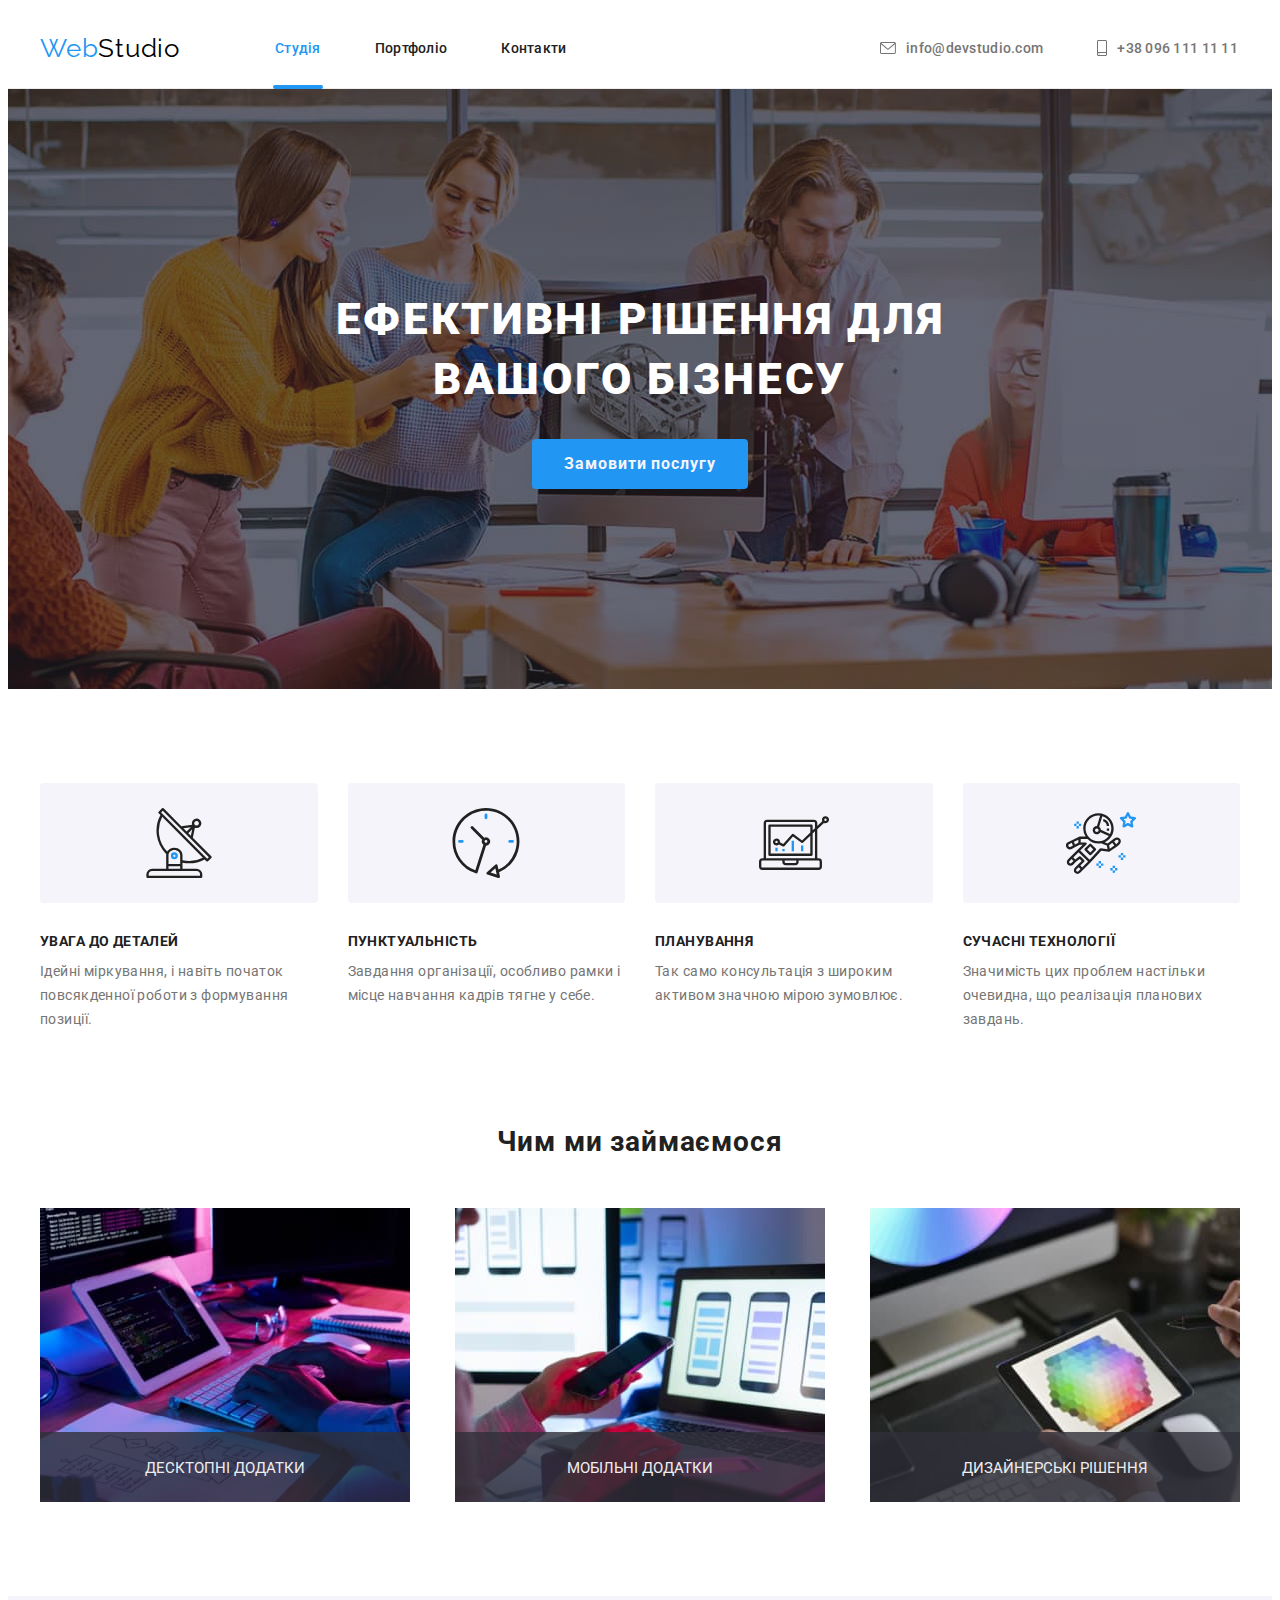
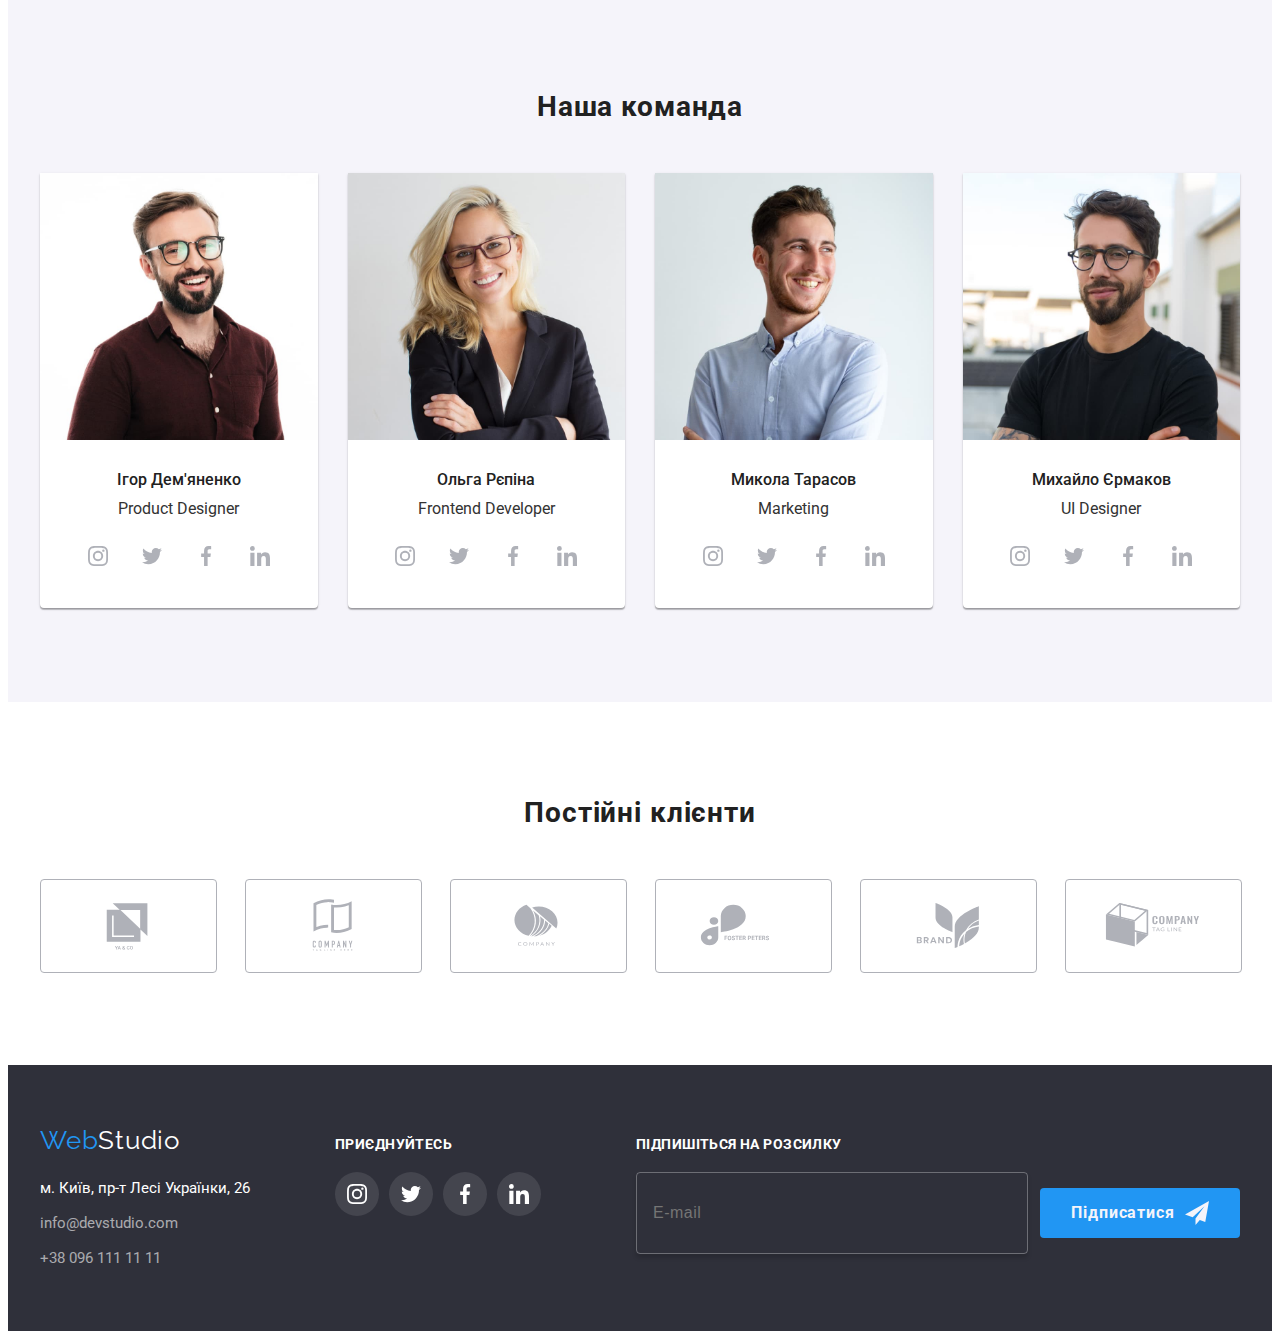
<file: index.html>
<!DOCTYPE html>
<html lang="uk">
  <head>
    <meta charset="UTF-8">
    <meta http-equiv="X-UA-Compatible" content="IE=edge">
    <meta name="viewport" content="width=device-width, initial-scale=1.0">
    <link rel="preconnect" href="https://fonts.googleapis.com">
    <link rel="preconnect" href="https://fonts.gstatic.com" crossorigin>
    <link
      href="https://fonts.googleapis.com/css2?family=Raleway:wght@700&family=Roboto:wght@400;500;700;900&display=swap"
      rel="stylesheet">
    <link 
      rel="stylesheet"
      href="https://cdnjs.cloudflare.com/ajax/libs/modern-normalize/1.1.0/modern-normalize.min.css"
      integrity="sha512-wpPYUAdjBVSE4KJnH1VR1HeZfpl1ub8YT/NKx4PuQ5NmX2tKuGu6U/JRp5y+Y8XG2tV+wKQpNHVUX03MfMFn9Q=="
      crossorigin="anonymous"
      referrerpolicy="no-referrer">
    <link rel="stylesheet" href="./css/main.min.css">
    <title>Web-Studio</title>
  </head>
  <body>
    <header class="header">
      <div class="container header__container">
        <a class="logo header__logo logo--black  link" lang="en" href="./index.html"
          ><span class="logo__text">Web</span>Studio</a
        >
        <nav class="nav">
          <ul class="navigation list">
            <li class="navigation__item">
              <a class="navigation__link current link " href="./index.html">Студія</a>
            </li>
            <li class="navigation__item">
              <a class="navigation__link link" href="./portfolio.html">Портфоліо</a>
            </li>
            <li class="navigation__item"><a class="navigation__link link" href="#">Контакти</a></li>
          </ul>
        </nav>
        <ul class="contacts header__contacts list">
          <li class="contacts__item">
            <a class="contacts__link link" lang="en" href="mailto:info@devstudio.com">
              <svg class="contacts__icon" width="16" height="12">
                <use href="./images/icons.svg#icon-mail"></use>
              </svg>info@devstudio.com</a
            >
          </li>
          <li class="contacts__item">
            <a class="contacts__link link" href="tel:+380961111111">
              <svg class="contacts__icon" width="10" height="16">
                <use href="./images/icons.svg#icon-smartphone"></use>
              </svg>
              +38 096 111 11 11</a>
            </li>
        </ul>
        <button type="button" class="mob-menu__open-btn" data-menu-open>
          <svg class="mob-menu__icon" width="40" height="40">
            <use href="./images/icons.svg#icon-menu_open"></use>
          </svg>
        </button>
        <!-- is-hidden -->
        <div class="mob-menu is-hidden" data-menu>
          
          <div class="container">
            <div class="mob-menu__content">
              <button type="button" class="mob-menu__close-btn" data-menu-close>
                <svg class="mob-menu__icon" width="40" height="40">
                  <use href="./images/icons.svg#icon-menu_close"></use>
                </svg>
              </button>
              <nav class="mob-menu__nav">
                <ul class="mob-menu__navigation list">
                  <li class="mob-menu__item">
                    <a class="mob-menu__link link " href="./index.html">Студія</a>
                  </li>
                  <li class="mob-menu__item">
                    <a class="mob-menu__link link" href="./portfolio.html">Портфоліо</a>
                  </li>
                  <li class="mob-menu__item"><a class="mob-menu__link link" href="#">Контакти</a></li>
                </ul>
              </nav>
            </div>

            <div class="mob-connect">
              <a href="tel:+380441111111" class="mob-connect__tel link"
                >+38 044 111 11 11</a>
              <a class="mob-connect__mail link" lang="en" href="mailto:info@devstudio.com">info@devstudio.com
                </a>
              <ul class="mob-connect__list list">
                  <li class="mob-connect__item">
                    <a
                      href=""
                      class="mob-connect__link link"
                      target="_blank"
                      rel="noopener noreferrer nofollow"
                      >Instagram</a
                    >
                  </li>
                  <li class="mob-connect__item">
                    <a
                      href=""
                      class="mob-connect__link link"
                      target="_blank"
                      rel="noopener noreferrer nofollow"
                      >Twitter</a
                    >
                  </li>
                  <li class="mob-connect__item">
                    <a
                      href=""
                      class="mob-connect__link link"
                      target="_blank"
                      rel="noopener noreferrer nofollow"
                      >Facebook</a
                    >
                  </li>
                  <li class="mob-connect__item">
                    <a
                      href=""
                      class="mob-connect__link link"
                      target="_blank"
                      rel="noopener noreferrer nofollow"
                      >LinkedIn</a
                    >
                  </li>
              </ul>
            </div>

          </div>
        </div>
      </div>
    </header>

    <main>
      <section class="hero">
          <h1 class="hero__title">Ефективні рішення для вашого бізнесу</h1>

          <button type="button" class="button hero__btn" data-modal-open>Замовити послугу</button>
      </section>

      <section class="benefits section">
        <div class="container">
          <h2 class="benefits__title visually-hidden">Переваги</h2>
          <ul class="cards-list list">
            <li class="cards-list__items">
              <div class="cards-list__item">
                <svg class="cards-list__icon" width="70" height="70">
                  <use href="./images/icons.svg#icon-benefits-antenna"></use>
                </svg>
              </div>
              <h3 class="cards-list__subtitle">Увага до деталей</h3>
              <p class="cards-list__text">
                Ідейні міркування, і навіть початок повсякденної роботи з формування позиції.
              </p>
            </li>
            <li class="cards-list__items">
              <div class="cards-list__item">
                <svg class="cards-list__icon" width="70" height="70">
                  <use href="./images/icons.svg#icon-benefits-clock"></use>
                </svg>
              </div>
              <h3 class="cards-list__subtitle">Пунктуальність</h3>
              <p class="cards-list__text">
                Завдання організації, особливо рамки і місце навчання кадрів тягне у себе.
              </p>
            </li>
            <li class="cards-list__items">
              <div class="cards-list__item">
                <svg class="cards-list__icon" width="70" height="70">
                  <use href="./images/icons.svg#icon-benefits-diagram"></use>
                </svg>
              </div>
              <h3 class="cards-list__subtitle">Планування</h3>
              <p class="cards-list__text">
                Так само консультація з широким активом значною мірою зумовлює.
              </p>
            </li>
            <li class="cards-list__items">
              <div class="cards-list__item">
                <svg class="cards-list__icon" width="70" height="70">
                  <use href="./images/icons.svg#icon-benefits-astronaut"></use>
                </svg>
              </div>
              <h3 class="cards-list__subtitle">Сучасні технології</h3>
              <p class="cards-list__text">
                Значимість цих проблем настільки очевидна, що реалізація планових завдань.
              </p>
            </li>
          </ul>
        </div>
      </section>

      <section class="about section">
        <div class="container">
          <h2 class="title">Чим ми займаємося</h2>
          <ul class="image-list list">
            <li class="image-list__item">
              <div class="image-list__content">
                <img
                src="./images/what-we-do1.jpg"
                alt="програмування на комп'ютері"
                width="370"
                height="294">
              <div class="image-list__description">
                <p class="image-list__text">Десктопні додатки</p>
              </div>
              </div>
              
            </li>
            <li class="image-list__item">
              <div class="image-list__content">
                  <img
                  src="./images/what-we-do2.jpg"
                  alt="дизайн інтерфейсу"
                  width="370"
                  height="294">
                <div class="image-list__description">
                  <p class="image-list__text">Мобільні додатки</p>
                </div>
              </div>
            </li>
            <li class="image-list__item">
            <div class="image-list__content">
                <img
                src="./images/what-we-do3.jpg"
                alt="палітра дизайнера"
                width="370"
                height="294">
              <div class="image-list__description">
                <p class="image-list__text">Дизайнерські рішення</p>
              </div>
            </div>
            </li>
          </ul>
        </div>
      </section>

      <section class="team section">
        <div class="container">
          <h2 class="title">Наша команда</h2>
          <ul class="team-list list">
            <li class="team-list__item">
              <picture>
                <source
                  srcset="
                    ./images/our-team-1.jpg    1x,
                    ./images/our-team-1-2x.jpg 2x
                  "
                  media="(min-width:1200px)">
                <source
                  srcset="
                    ./images/our-team-1-tab.jpg    1x,
                    ./images/our-team-1-tab-2x.jpg 2x
                  "
                  media="(min-width:768px)">
                <source
                  srcset="
                    ./images/our-team-1-mob.jpg    1x,
                    ./images/our-team-1-mob-2x.jpg 2x
                  "
                  media="(max-width:767px)">
                <img
                  src="./images/our-team-1-mob.jpg"
                  alt="фото Ігор Дем'яненко"
                  width="270"
                  height="260">
              </picture>
              <div class="team-list__description">
                <h3 class="team-list__subtitle">Ігор Дем'яненко</h3>
                <p class="team-list__text" lang="en">Product Designer</p>
                <ul class="media-list list">
                  <li class="media-list__item">
                    <a href="" class="media-list__link link">
                    <svg class="media-list__icon" width="20" height="20">
                      <use href="./images/icons.svg#icon-instagram"></use>
                    </svg>
                  </a></li>
                  <li class="media-list__item">
                    <a href="" class="media-list__link link">
                    <svg class="media-list__icon" width="20" height="20">
                      <use href="./images/icons.svg#icon-twitter"></use>
                    </svg>
                  </a></li>
                  <li class="media-list__item">
                    <a href="" class="media-list__link link">
                    <svg class="media-list__icon" width="20" height="20">
                      <use href="./images/icons.svg#icon-facebook"></use></svg>
                  </a></li>
                  <li class="media-list__item">
                    <a href="" class="media-list__link link">
                    <svg class="media-list__icon" width="20" height="20">
                      <use href="./images/icons.svg#icon-linkedin"></use></svg>
                  </a></li>
                </ul>
              </div>
            </li>
            <li class="team-list__item">
              <picture>
                <source
                  srcset="
                    ./images/our-team-2.jpg    1x,
                    ./images/our-team-2-2x.jpg 2x
                  "
                  media="(min-width:1200px)">
                <source
                  srcset="
                    ./images/our-team-2-tab.jpg    1x,
                    ./images/our-team-2-tab-2x.jpg 2x
                  "
                  media="(min-width:768px)">
                <source
                  srcset="
                    ./images/our-team-2-mob.jpg    1x,
                    ./images/our-team-2-mob-2x.jpg 2x
                  "
                  media="(max-width:767px)">
                <img
                  src="./images/our-team-1-mob.jpg"
                  alt="фото Ольга Рєпіна"
                  width="270"
                  height="260">
              </picture>
              <div class="team-list__description">
                <h3 class="team-list__subtitle">Ольга Рєпіна</h3>
                <p class="team-list__text" lang="en">Frontend Developer</p>
                <ul class="media-list list">
                  <li class="media-list__item"><a href="" class="media-list__link link">
                    <svg class="media-list__icon" width="20" height="20">
                      <use href="./images/icons.svg#icon-instagram"></use>
                    </svg>
                  </a></li>
                  <li class="media-list__item"><a href="" class="media-list__link link">
                    <svg class="media-list__icon" width="20" height="20">
                      <use href="./images/icons.svg#icon-twitter"></use>
                    </svg>
                  </a></li>
                  <li class="media-list__item"><a href="" class="media-list__link link">
                    <svg class="team-sm-icon" width="20" height="20">
                      <use href="./images/icons.svg#icon-facebook"></use>
                    </svg>
                  </a></li>
                  <li class="media-list__item"><a href="" class="media-list__link link">
                    <svg class="media-list__icon" width="20" height="20">
                      <use href="./images/icons.svg#icon-linkedin"></use>
                    </svg>
                  </a></li>
                </ul>
              </div>
            </li>
            <li class="team-list__item">
              <picture>
                <source
                  srcset="
                    ./images/our-team-3.jpg    1x,
                    ./images/our-team-3-2x.jpg 2x
                  "
                  media="(min-width:1200px)">
                <source
                  srcset="
                    ./images/our-team-3-tab.jpg    1x,
                    ./images/our-team-3-tab-2x.jpg 2x
                  "
                  media="(min-width:768px)">
                <source
                  srcset="
                    ./images/our-team-3-mob.jpg    1x,
                    ./images/our-team-3-mob-2x.jpg 2x
                  "
                  media="(max-width:767px)">
                <img
                  src="./images/our-team-3-mob.jpg"
                  alt="фото Микола Тарасов"
                  width="270"
                  height="260">
              </picture>
              <div class="team-list__description">
                <h3 class="team-list__subtitle">Микола Тарасов</h3>
                <p class="team-list__text" lang="en">Marketing</p>
                <ul class="media-list list">
                  <li class="media-list__item"><a href="" class="media-list__link link">
                    <svg class="media-list__icon" width="20" height="20">
                      <use href="./images/icons.svg#icon-instagram"></use>
                    </svg>
                  </a></li>
                  <li class="media-list__item"><a href="" class="media-list__link link">
                    <svg class="media-list__icon" width="20" height="20">
                      <use href="./images/icons.svg#icon-twitter"></use>
                    </svg>
                  </a></li>
                  <li class="media-list__item"><a href="" class="media-list__link link">
                    <svg class="team-sm-icon" width="20" height="20">
                      <use href="./images/icons.svg#icon-facebook"></use>
                    </svg>
                  </a></li>
                  <li class="media-list__item"><a href="" class="media-list__link link">
                    <svg class="media-list__icon" width="20" height="20">
                      <use href="./images/icons.svg#icon-linkedin"></use>
                    </svg>
                  </a></li>
                </ul>
              </div>
            </li>
            <li class="team-list__item">
              <picture>
                <source
                  srcset="
                    ./images/our-team-4.jpg    1x,
                    ./images/our-team-4-2x.jpg 2x
                  "
                  media="(min-width:1200px)">
                <source
                  srcset="
                    ./images/our-team-4-tab.jpg    1x,
                    ./images/our-team-4-tab-2x.jpg 2x
                  "
                  media="(min-width:768px)">
                <source
                  srcset="
                    ./images/our-team-4-mob.jpg    1x,
                    ./images/our-team-4-mob-2x.jpg 2x
                  "
                  media="(max-width:767px)">
                <img
                  src="./images/our-team-4-mob.jpg"
                  alt="фото Михайло Єрмаков"
                  width="270"
                  height="260">
              </picture>
              <div class="team-list__description">
                <h3 class="team-list__subtitle">Михайло Єрмаков</h3>
                <p class="team-list__text" lang="en">UI Designer</p>
                <ul class="media-list list">
                  <li class="media-list__item"><a href="" class="media-list__link link">
                    <svg class="media-list__icon" width="20" height="20">
                      <use href="./images/icons.svg#icon-instagram"></use>
                    </svg>
                  </a></li>
                  <li class="media-list__item"><a href="" class="media-list__link link">
                    <svg class="media-list__icon" width="20" height="20">
                      <use href="./images/icons.svg#icon-twitter"></use>
                    </svg>
                  </a></li>
                  <li class="media-list__item"><a href="" class="media-list__link link">
                    <svg class="team-sm-icon" width="20" height="20">
                      <use href="./images/icons.svg#icon-facebook"></use>
                    </svg>
                  </a></li>
                  <li class="media-list__item"><a href="" class="media-list__link link">
                    <svg class="media-list__icon" width="20" height="20">
                      <use href="./images/icons.svg#icon-linkedin"></use>
                    </svg>
                  </a></li>
                </ul>
              </div>
            </li>
          </ul>
        </div>
      </section>

      <section class="clients section">
        <div class="container">
          <h2 class="title">Постійні клієнти</h2>
          <ul class="logo-list list">
            <li class="logo-list__items"><a class="logo-list__link link" href="">
              <svg class="logo-list__icon" width="106" height="60">
                <use href="./images/icons.svg#icon-partners-logo-1"></use>
              </svg></a></li>
            <li class="logo-list__items"><a class="logo-list__link link" href="">
              <svg class="logo-list__icon" width="106" height="60">
                <use href="./images/icons.svg#icon-partners-logo-2"></use>
              </svg></a></li>
            <li class="logo-list__items"><a class="logo-list__link link" href="">
              <svg class="logo-list__icon" width="106" height="60">
                <use href="./images/icons.svg#icon-partners-logo-3"></use>
              </svg></a></li>
            <li class="logo-list__items"><a class="logo-list__link link" href="">
              <svg class="logo-list__icon" width="106" height="60">
                <use href="./images/icons.svg#icon-partners-logo-4"></use>
              </svg></a></li>
            <li class="logo-list__items"><a class="logo-list__link link" href="">
              <svg class="logo-list__icon" width="106" height="60">
                <use href="./images/icons.svg#icon-partners-logo-5"></use>
              </svg></a></li>
            <li class="logo-list__items"><a class="logo-list__link link" href="">
              <svg class="logo-list__icon" width="106" height="60">
                <use href="./images/icons.svg#icon-partners-logo-6"></use>
              </svg></a></li>
          </ul>
        </div>

      </section>
    </main>

    <footer class="footer">
      <div class="container footer__container">
        <div class="footer__wrapper-address">
          <a class="logo footer__logo logo--white link" href="./index.html"><span class="logo__text">Web</span>Studio</a>
          <address class="address footer__address">
            <ul class="address__list list">
              <li class="address__item">
                <a
                  class="address__link link"
                  href="https://goo.gl/maps/CPtrU1FHBa2aNyZL9"
                  target="_blank"
                  rel="noopener noreferrer nofollow"
                  >м. Київ, пр-т Лесі Українки, 26</a
                >
              </li>
              <li class="address__item">
                <a class="address__link address__link--gray link" lang="en" href="mailto:info@devstudio.com"
                  >info@devstudio.com</a
                >
              </li>
              <li class="address__item">
                <a class="address__link address__link--gray link" href="tel:+380961111111">+38 096 111 11 11</a>
              </li>
            </ul>
          </address>
        </div>
        <div class="footer__wrapper-social">
          <p class="footer__subtitle">Приєднуйтесь</p>
          <ul class="media-list footer-sm list">
            <li class="media-list__item"><a href="" class="media-list__link footer__media-link link">
              <svg class="media-list__icon" width="20" height="20">
                <use href="./images/icons.svg#icon-instagram"></use>
              </svg>
            </a></li>
            <li class="media-list__item"><a href="" class="media-list__link footer__media-link link">
              <svg class="media-list__icon" width="20" height="20">
                <use href="./images/icons.svg#icon-twitter"></use>
              </svg>
            </a></li>
            <li class="media-list__item"><a href="" class="media-list__link footer__media-link link">
              <svg class="media-list__icon" width="20" height="20">
                <use href="./images/icons.svg#icon-facebook"></use>
              </svg>
            </a></li>
            <li class="media-list__item"><a href="" class="media-list__link footer__media-link link">
              <svg class="media-list__icon" width="20" height="20">
                <use href="./images/icons.svg#icon-linkedin"></use>
              </svg>
            </a></li>
          </ul>
        </div>
        <div class="footer__wrapper-form">
          <p class="footer__subtitle">Підпишіться на розсилку</p>
          <form class="form">
              <input type="text" name="e-mail" placeholder="E-mail" class="form__input">
              <button type="submit" class="form__button button">Підписатися
                <svg class="form__icon" width="24" height="24">
                  <use href="./images/icons.svg#icon-send"></use>
                </svg>
              </button>
          </form>
        </div>
      </div>
    </footer>
    
    <div class="backdrop is-hidden " data-modal>
      <div class="modal backdrop__modal">
        <button type="button" class="button-close modal__button-close" data-modal-close>
          <svg class="button-close__icon" width="18" height="18">
            <use href="./images/icons.svg#icon-close-black"></use>
          </svg>
        </button>
        <p class="modal__title">Залиште свої дані, ми вам передзвонимо</p>
        <form class="forms">
          <div class="forms__field">
            <label for="form-name" class="forms__label">Ім'я</label>
            <div class="forms__input-wrap">
              <input type="text" name="name" id="form-name" class="forms__input" required>
              <svg class="forms__icon" width="18" height="18">
                <use href="./images/icons.svg#icon-person-black"></use>
              </svg>
            </div>
          </div>
          <div class="forms__field">
            <label for="form-phone"  class="forms__label">Телефон</label>
            <div class="forms__input-wrap">
              <input type="tel" name="phone" id="form-phone" class="forms__input" required>
              <svg class="forms__icon" width="18" height="18">
                <use href="./images/icons.svg#icon-phone-black"></use>
              </svg>
            </div>
          </div>
          <div class="forms__field">
            <label for="form-mail" class="forms__label">Пошта</label>
            <div class="forms__input-wrap">
              <input type="email" name="e-mail" id="form-mail" class="forms__input" required>
              <svg class="forms__icon" width="18" height="18">
                <use href="./images/icons.svg#icon-email-black"></use>
              </svg>
            </div>
          </div>
          <div class="forms__comment">
            <label for="form-comment" class="forms__label">Коментар</label>
            <textarea name="modal-comment" placeholder="Введіть текст" id="form-comment" class="forms__comment-area"></textarea>
          </div>
          
          <div class="forms__checkbox">
            <input type="checkbox" id="checkbox-input" class="forms__checkbox-input visually-hidden" required>
              <label for="checkbox-input" class="forms__checkbox-label">
                <span class="checkbox-span">
                  <svg class="forms__check-icon" width="16" height="15">
                    <use href="./images/icons.svg#icon-check-box-hover"></use>
                  </svg>
                </span>Погоджуюся з розсилкою та приймаю&nbsp;<a href="#" target="_blank" rel="noopener noreferrer nofollow" class="forms__check-link link">&nbsp;Умови договору&nbsp;</a>
            </label>
          </div>
          <button type="submit" class="form__button button">Відправити</button>
        </form>
        

      </div>
    </div>
    <script src="./js/modal.js"></script>
    <script src="./js/menu.js"></script>
  </body>
</html>
</file>
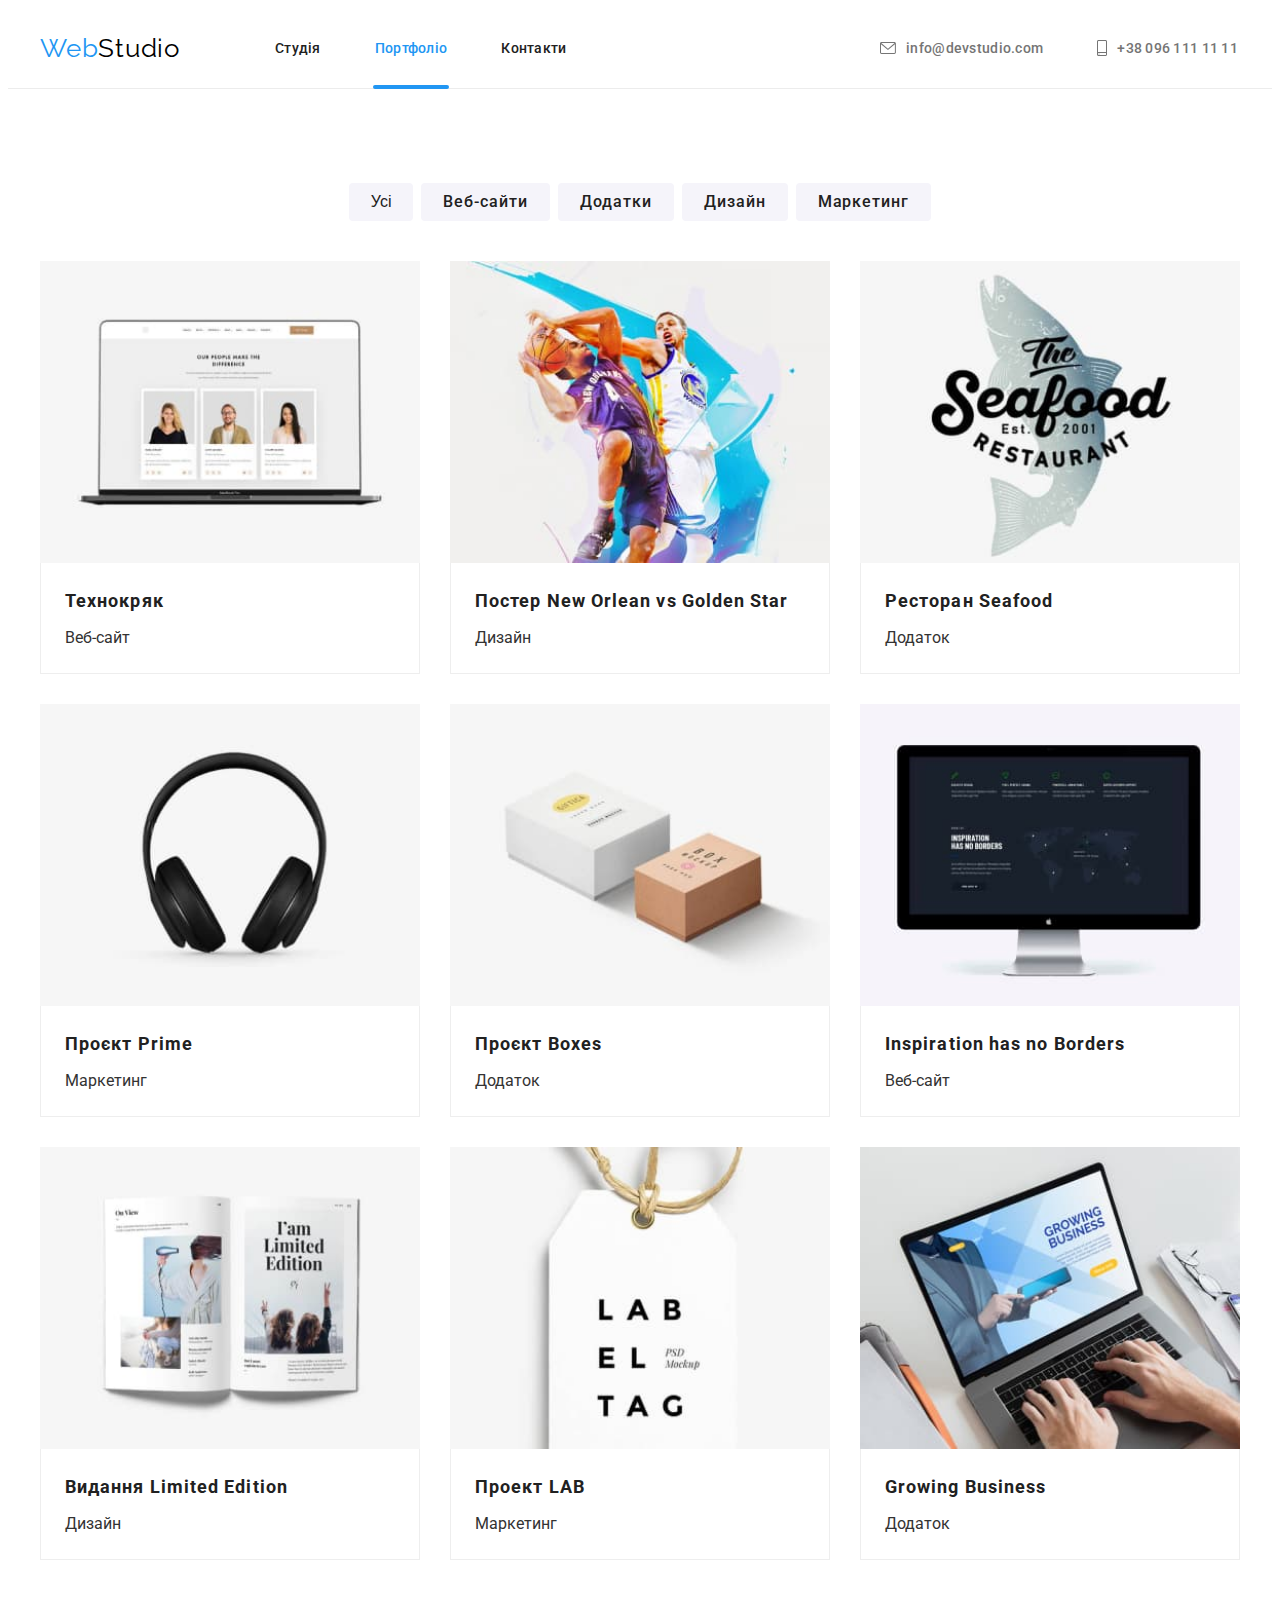
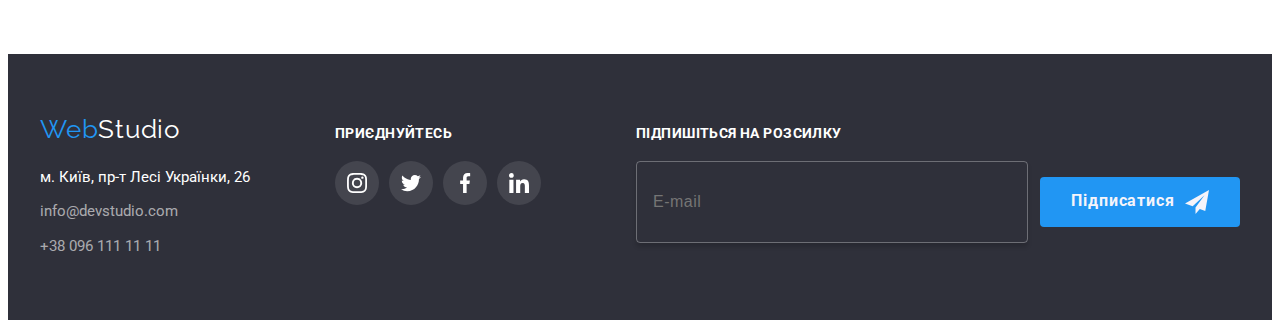
<file: portfolio.html>
<!DOCTYPE html>
<html lang="uk">
  <head>
    <meta charset="UTF-8">
    <meta http-equiv="X-UA-Compatible" content="IE=edge">
    <meta name="viewport" content="width=device-width, initial-scale=1.0">
    <link rel="preconnect" href="https://fonts.googleapis.com">
    <link rel="preconnect" href="https://fonts.gstatic.com" crossorigin>
    <link
      href="https://fonts.googleapis.com/css2?family=Raleway:wght@700&family=Roboto:wght@400;500;700;900&display=swap"
      rel="stylesheet">
    <link
      rel="stylesheet"
      href="https://cdnjs.cloudflare.com/ajax/libs/modern-normalize/1.1.0/modern-normalize.min.css"
      integrity="sha512-wpPYUAdjBVSE4KJnH1VR1HeZfpl1ub8YT/NKx4PuQ5NmX2tKuGu6U/JRp5y+Y8XG2tV+wKQpNHVUX03MfMFn9Q=="
      crossorigin="anonymous"
      referrerpolicy="no-referrer">
    <link rel="stylesheet" href="./css/main.min.css">
    <title>Portfolio</title>
  </head>
  <body>
    <header class="header">
      <div class="container header__container">
        <a class="logo header__logo logo--black  link" lang="en" href="./index.html"
          ><span class="logo__text">Web</span>Studio</a
        >
        <nav class="nav">
          <ul class="navigation list">
            <li class="navigation__item">
              <a class="navigation__link  link " href="./index.html">Студія</a>
            </li>
            <li class="navigation__item">
              <a class="navigation__link current link" href="./portfolio.html">Портфоліо</a>
            </li>
            <li class="navigation__item"><a class="navigation__link link" href="./index.html">Контакти</a></li>
          </ul>
        </nav>
        <ul class="contacts header__contacts list">
          <li class="contacts__item">
            <a class="contacts__link link" lang="en" href="mailto:info@devstudio.com">
              <svg class="contacts__icon" width="16" height="12">
                <use href="./images/icons.svg#icon-mail"></use>
              </svg>info@devstudio.com</a
            >
          </li>
          <li class="contacts__item">
            <a class="contacts__link link" href="tel:+380961111111">
              <svg class="contacts__icon" width="10" height="16">
                <use href="./images/icons.svg#icon-smartphone"></use>
              </svg>
              +38 096 111 11 11</a>
            </li>
        </ul>
        <button type="button" class="mob-menu__open-btn" data-menu-open>
          <svg class="mob-menu__icon" width="40" height="40">
            <use href="./images/icons.svg#icon-menu_open"></use>
          </svg>
        </button>
        <!-- is-hidden -->
        <div class="mob-menu is-hidden" data-menu>
          
          <div class="container">
            <div class="mob-menu__content">
              <button type="button" class="mob-menu__close-btn" data-menu-close>
                <svg class="mob-menu__icon" width="40" height="40">
                  <use href="./images/icons.svg#icon-menu_close"></use>
                </svg>
              </button>
              <nav class="mob-menu__nav">
                <ul class="mob-menu__navigation list">
                  <li class="mob-menu__item">
                    <a class="mob-menu__link link " href="./index.html">Студія</a>
                  </li>
                  <li class="mob-menu__item">
                    <a class="mob-menu__link link" href="./portfolio.html">Портфоліо</a>
                  </li>
                  <li class="mob-menu__item"><a class="mob-menu__link link" href="#">Контакти</a></li>
                </ul>
              </nav>
            </div>

            <div class="mob-connect">
              <a href="tel:+380441111111" class="mob-connect__tel link"
                >+38 044 111 11 11</a>
              <a class="mob-connect__mail link" lang="en" href="mailto:info@devstudio.com">info@devstudio.com
                </a>
              <ul class="mob-connect__list list">
                  <li class="mob-connect__item">
                    <a
                      href=""
                      class="mob-connect__link link"
                      target="_blank"
                      rel="noopener noreferrer nofollow"
                      >Instagram</a
                    >
                  </li>
                  <li class="mob-connect__item">
                    <a
                      href=""
                      class="mob-connect__link link"
                      target="_blank"
                      rel="noopener noreferrer nofollow"
                      >Twitter</a
                    >
                  </li>
                  <li class="mob-connect__item">
                    <a
                      href=""
                      class="mob-connect__link link"
                      target="_blank"
                      rel="noopener noreferrer nofollow"
                      >Facebook</a
                    >
                  </li>
                  <li class="mob-connect__item">
                    <a
                      href=""
                      class="mob-connect__link link"
                      target="_blank"
                      rel="noopener noreferrer nofollow"
                      >LinkedIn</a
                    >
                  </li>
              </ul>
            </div>

          </div>
        </div>
      </div>
    </header>

    <main>
      <section class="portfolio section">
        <div class="container">
          <h1 class="visually-hidden">Портфоліо</h1>
          <ul class="filter-list portfolio__filter-list list">
            <li class="filter-list__item">
              <button type="button" class="filter-list__btn">Усі</button>
            </li>
            <li class="filter-list__item">
              <button type="button" class="filter-list__btn button">Веб-сайти</button>
            </li>
            <li class="filter-list__item">
              <button type="button" class="filter-list__btn button">Додатки</button>
            </li>
            <li class="filter-list__item">
              <button type="button" class="filter-list__btn button">Дизайн</button>
            </li>
            <li class="filter-list__item">
              <button type="button" class="filter-list__btn button">Маркетинг</button>
            </li>
          </ul>
          <ul class="card-list list">
            <li class="card-list__item link">
              <a href="#" target="_blank" rel="noopener noreferrer nofollow" class="card-list__link link">
                <div class="card-list__content">
                  <picture>
                    <source
                      srcset="
                        ./images/portfolio-1.jpg    1x,
                        ./images/portfolio-1-2x.jpeg 2x
                      "
                      media="(min-width:1200px)">
                    <source
                      srcset="
                        ./images/portfolio-1-tab.jpeg    1x,
                        ./images/portfolio-1-tab-2x.jpeg 2x
                      "
                      media="(min-width:768px)">
                    <source
                      srcset="
                        ./images/portfolio-1-mob.jpg    1x,
                        ./images/portfolio-1-mob-2x.jpg 2x
                      "
                      media="(max-width:767px)">
                    <img
                      src="./images/portfolio-1-mob.jpg"
                      alt="візуалізація сайту Текнокряк"
                      width="370"
                      height="294">
                  </picture>
                  <p class="card-list__text-hover">Ресурс пропонує комплексні пропозиції з різним рівнем функціоналу та сервісів. 
                    Все це дозволить відвідувачу отримати вичерпні відомості про компанію чи приватну особу.</p>
                </div>
                
                <div class="card-list__description">
                  <h2 class="card-list__description-title">Технокряк</h2>
                  <p class="card-list__description-subtitle">Веб-сайт</p>
                </div>
              </a>
            </li>

            <li class="card-list__item">
              <a href="#" target="_blank" rel="noopener noreferrer nofollow" class="card-list__link link">
                <div class="card-list__content">
                  <picture>
                    <source
                      srcset="
                        ./images/portfolio-2.jpg    1x,
                        ./images/portfolio-2-2x.jpeg 2x
                      "
                      media="(min-width:1200px)">
                    <source
                      srcset="
                        ./images/portfolio-2-tab.jpeg    1x,
                        ./images/portfolio-2-tab-2x.jpeg 2x
                      "
                      media="(min-width:768px)">
                    <source
                      srcset="
                        ./images/portfolio-2-mob.jpg    1x,
                        ./images/portfolio-2-mob-2x.jpg 2x
                      "
                      media="(max-width:767px)">
                    <img
                      src="./images/portfolio-2-mob.jpg"
                      alt="постер для баскетбольної команди"
                      width="370"
                      height="294">
                  </picture>
                    <p class="card-list__text-hover">Ресурс пропонує комплексні пропозиції з різним рівнем функціоналу та сервісів. Все це дозволить відвідувачу 
                      отримати вичерпні відомості про компанію чи приватну особу.</p>
                </div>
                
                <div class="card-list__description">
                  <h2 class="card-list__description-title">Постер New Orlean vs Golden Star</h2>
                  <p class="card-list__description-subtitle">Дизайн</p>
                </div>
              </a>
            </li>

            <li class="card-list__item">
              <a
                href="#"
                target="_blank"
                rel="noopener noreferrer nofollow"
                class="card-list__link link">
                <div class="card-list__content">
                  <picture>
                    <source
                      srcset="
                        ./images/portfolio-3.jpg    1x,
                        ./images/portfolio-3-2x.jpeg 2x
                      "
                      media="(min-width:1200px)">
                    <source
                      srcset="
                        ./images/portfolio-3-tab.jpeg    1x,
                        ./images/portfolio-3-tab-2x.jpeg 2x
                      "
                      media="(min-width:768px)">
                    <source
                      srcset="
                        ./images/portfolio-3-mob.jpg    1x,
                        ./images/portfolio-3-mob-2x.jpg 2x
                      "
                      media="(max-width:767px)">
                    <img
                      src="./images/portfolio-3-mob.jpg"
                      alt="логотип для додатку рибного ресторану"
                      width="370"
                      height="294">
                  </picture>
                    <p class="card-list__text-hover">Ресурс пропонує комплексні пропозиції з різним рівнем функціоналу та сервісів. 
                      Все це дозволить відвідувачу отримати вичерпні відомості про компанію чи приватну особу.</p>
                </div>
                <div class="card-list__description">
                  <h2 class="card-list__description-title">Ресторан Seafood</h2>
                  <p class="card-list__description-subtitle">Додаток</p>
                </div>
              </a>
            </li>

            <li class="card-list__item">
              <a href="#" target="_blank" rel="noopener noreferrer nofollow" class="card-list__link link">
                <div class="card-list__content">
                  <picture>
                    <source
                      srcset="
                        ./images/portfolio-4.jpg    1x,
                        ./images/portfolio-4-2x.jpeg 2x
                      "
                      media="(min-width:1200px)">
                    <source
                      srcset="
                        ./images/portfolio-4-tab.jpeg    1x,
                        ./images/portfolio-4-tab-2x.jpeg 2x
                      "
                      media="(min-width:768px)">
                    <source
                      srcset="
                        ./images/portfolio-4-mob.jpg    1x,
                        ./images/portfolio-4-mob-2x.jpg 2x
                      "
                      media="(max-width:767px)">
                    <img
                      src="./images/portfolio-4-mob.jpg"
                      alt="навушники"
                      width="370"
                      height="294">
                  </picture>
                  <p class="card-list__text-hover">Ресурс пропонує комплексні пропозиції з різним рівнем функціоналу та сервісів. 
                    Все це дозволить відвідувачу отримати вичерпні відомості про компанію чи приватну особу.</p>
                </div>

                <div class="card-list__description">
                  <h2 class="card-list__description-title">Проєкт Prime</h2>
                  <p class="card-list__description-subtitle">Маркетинг</p>
                </div>
              </a>
            </li>
            
            <li class="card-list__item">
              <a href="#" target="_blank" rel="noopener noreferrer nofollow" class="card-list__link link">
                <div class="card-list__content">
                  <picture>
                    <source
                      srcset="
                        ./images/portfolio-5.jpg    1x,
                        ./images/portfolio-5-2x.jpeg 2x
                      "
                      media="(min-width:1200px)">
                    <source
                      srcset="
                        ./images/portfolio-5-tab.jpeg    1x,
                        ./images/portfolio-5-tab-2x.jpeg 2x
                      "
                      media="(min-width:768px)">
                    <source
                      srcset="
                        ./images/portfolio-5-mob.jpg    1x,
                        ./images/portfolio-5-mob-2x.jpg 2x
                      "
                      media="(max-width:767px)">
                    <img
                      src="./images/portfolio-5-mob.jpg"
                      alt="візуалізація логотипу конмпанії на коробці"
                      width="370"
                      height="294">
                  </picture>
                    <p class="card-list__text-hover">Ресурс пропонує комплексні пропозиції з різним рівнем функціоналу та сервісів. 
                      Все це дозволить відвідувачу отримати вичерпні відомості про компанію чи приватну особу.</p>
                </div>

                <div class="card-list__description">
                  <h2 class="card-list__description-title">Проєкт Boxes</h2>
                  <p class="card-list__description-subtitle">Додаток</p>
                </div>
              </a>
            </li>

            <li class="card-list__item">

              <a href="#" target="_blank" rel="noopener noreferrer nofollow" class="card-list__link link">
                <div class="card-list__content">
                  <picture>
                    <source
                      srcset="
                        ./images/portfolio-6.jpg    1x,
                        ./images/portfolio-6-2x.jpeg 2x
                      "
                      media="(min-width:1200px)">
                    <source
                      srcset="
                        ./images/portfolio-6-tab.jpeg    1x,
                        ./images/portfolio-6-tab-2x.jpeg 2x
                      "
                      media="(min-width:768px)">
                    <source
                      srcset="
                        ./images/portfolio-6-mob.jpg    1x,
                        ./images/portfolio-6-mob-2x.jpg 2x
                      "
                      media="(max-width:767px)">
                    <img
                      src="./images/portfolio-6-mob.jpg"
                      alt="візуалізація головної сторінки сайту компанії"
                      width="370"
                      height="294">
                  </picture>
                    <p class="card-list__text-hover">Ресурс пропонує комплексні пропозиції з різним рівнем функціоналу та сервісів. 
                      Все це дозволить відвідувачу отримати вичерпні відомості про компанію чи приватну особу.</p>
                  </div>
                <div class="card-list__description">
                  <h2 class="card-list__description-title">Inspiration has no Borders</h2>
                  <p class="card-list__description-subtitle">Веб-сайт</p>
                </div>
              </a>
            </li>

            <li class="card-list__item">
              <a href="#" target="_blank" rel="noopener noreferrer nofollow" class="card-list__link link">
                <div class="card-list__content">
                  <picture>
                    <source
                      srcset="
                        ./images/portfolio-7.jpg    1x,
                        ./images/portfolio-7-2x.jpeg 2x
                      "
                      media="(min-width:1200px)">
                    <source
                      srcset="
                        ./images/portfolio-7-tab.jpeg    1x,
                        ./images/portfolio-7-tab-2x.jpeg 2x
                      "
                      media="(min-width:768px)">
                    <source
                      srcset="
                        ./images/portfolio-7-mob.jpg    1x,
                        ./images/portfolio-7-mob-2x.jpg 2x
                      "
                      media="(max-width:767px)">
                    <img
                      src="./images/portfolio-7-mob.jpg"
                      alt="розворот сторінок журналу"
                      width="370"
                      height="294">
                  </picture>
                    <p class="card-list__text-hover">Ресурс пропонує комплексні пропозиції з різним рівнем функціоналу та сервісів. 
                      Все це дозволить відвідувачу отримати вичерпні відомості про компанію чи приватну особу.</p>
                </div>
                <div class="card-list__description">
                  <h2 class="card-list__description-title">Видання Limited Edition</h2>
                  <p class="card-list__description-subtitle">Дизайн</p>
                </div>
              </a>
            </li>

            <li class="card-list__item">
              <a href="#" target="_blank" rel="noopener noreferrer nofollow" class="card-list__link link">
                <div class="card-list__content">
                  <picture>
                    <source
                      srcset="
                        ./images/portfolio-8.jpg    1x,
                        ./images/portfolio-8-2x.jpeg 2x
                      "
                      media="(min-width:1200px)">
                    <source
                      srcset="
                        ./images/portfolio-8-tab.jpeg    1x,
                        ./images/portfolio-8-tab-2x.jpeg 2x
                      "
                      media="(min-width:768px)">
                    <source
                      srcset="
                        ./images/portfolio-8-mob.jpg    1x,
                        ./images/portfolio-8-mob-2x.jpg 2x
                      "
                      media="(max-width:767px)">
                    <img
                      src="./images/portfolio-8-mob.jpg"
                      alt="логотип компанії"
                      width="370"
                      height="294">
                  </picture>
                    <p class="card-list__text-hover">Ресурс пропонує комплексні пропозиції з різним рівнем функціоналу та сервісів. 
                      Все це дозволить відвідувачу отримати вичерпні відомості про компанію чи приватну особу.</p>
                </div>

                <div class="card-list__description">
                  <h2 class="card-list__description-title">Проект LAB</h2>
                  <p class="card-list__description-subtitle">Маркетинг</p>
                </div>
              </a>
            </li>

            <li class="card-list__item">
              <a href="#" target="_blank" rel="noopener noreferrer nofollow" class="card-list__link link">
                <div class="card-list__content">
                  <picture>
                    <source
                      srcset="
                        ./images/portfolio-9.jpg    1x,
                        ./images/portfolio-9-2x.jpeg 2x
                      "
                      media="(min-width:1200px)">
                    <source
                      srcset="
                        ./images/portfolio-9-tab.jpeg    1x,
                        ./images/portfolio-9-tab-2x.jpeg 2x
                      "
                      media="(min-width:768px)">
                    <source
                      srcset="
                        ./images/portfolio-9-mob.jpeg    1x,
                        ./images/portfolio-9-mob-2x.jpeg 2x
                      "
                      media="(max-width:767px)">
                    <img
                      src="./images/portfolio-9-mob.jpeg"
                      alt="візуалізація головної сторінки сайту"
                      width="370"
                      height="294">
                  </picture>
                    <p class="card-list__text-hover">Ресурс пропонує комплексні пропозиції з різним рівнем функціоналу та сервісів. Все це дозволить відвідувачу отримати вичерпні відомості про компанію чи приватну особу.</p>
                </div>
                <div class="card-list__description">
                  <h2 class="card-list__description-title">Growing Business</h2>
                  <p class="card-list__description-subtitle">Додаток</p>
                </div>
              </a>
            </li>
          </ul>
        </div>
      </section>
    </main>

    <footer class="footer">
      <div class="container footer__container">
        <div class="footer__wrapper-address">
          <a class="logo footer__logo logo--white link" href="./index.html"><span class="logo__text">Web</span>Studio</a>
          <address class="address footer__address">
            <ul class="address__list list">
              <li class="address__item">
                <a
                  class="address__link link"
                  href="https://goo.gl/maps/CPtrU1FHBa2aNyZL9"
                  target="_blank"
                  rel="noopener noreferrer nofollow"
                  >м. Київ, пр-т Лесі Українки, 26</a
                >
              </li>
              <li class="address__item">
                <a class="address__link address__link--gray link" lang="en" href="mailto:info@devstudio.com"
                  >info@devstudio.com</a
                >
              </li>
              <li class="address__item">
                <a class="address__link address__link--gray link" href="tel:+380961111111">+38 096 111 11 11</a>
              </li>
            </ul>
          </address>
        </div>
        <div class="footer__wrapper-social">
          <p class="footer__subtitle">Приєднуйтесь</p>
          <ul class="media-list footer-sm list">
            <li class="media-list__item"><a href="" class="media-list__link footer__media-link link">
              <svg class="media-list__icon" width="20" height="20">
                <use href="./images/icons.svg#icon-instagram"></use>
              </svg>
            </a></li>
            <li class="media-list__item"><a href="" class="media-list__link footer__media-link link">
              <svg class="media-list__icon" width="20" height="20">
                <use href="./images/icons.svg#icon-twitter"></use>
              </svg>
            </a></li>
            <li class="media-list__item"><a href="" class="media-list__link footer__media-link link">
              <svg class="media-list__icon" width="20" height="20">
                <use href="./images/icons.svg#icon-facebook"></use>
              </svg>
            </a></li>
            <li class="media-list__item"><a href="" class="media-list__link footer__media-link link">
              <svg class="media-list__icon" width="20" height="20">
                <use href="./images/icons.svg#icon-linkedin"></use>
              </svg>
            </a></li>
          </ul>
        </div>
        <div class="footer__wrapper-form">
          <p class="footer__subtitle">Підпишіться на розсилку</p>
          <form class="form">
              <input type="text" name="e-mail" placeholder="E-mail" class="form__input" >
              <button type="submit" class="form__button button">Підписатися
                <svg class="form__icon" width="24" height="24">
                  <use href="./images/icons.svg#icon-send"></use>
                </svg>
              </button>
          </form>
        </div>
      </div>
    </footer>
    <script src="./js/menu.js"></script>
  </body>
</html>
</file>
<file: css/main.min.css>
p,h1,h2,h3,h4,h5,h6{margin:0}ul{margin:0;padding-left:0}body{font-family:"Roboto",sans-serif;font-size:15px;color:var(--text-color);background-color:var(--background-color)}img{display:block;width:100%;max-width:100%;height:auto}.list{list-style:none}.link{text-decoration:none}.title{margin-bottom:30px;font-size:28px;line-height:1.1785714286;letter-spacing:.03em;color:var(--primary-header-color);text-align:center}@media screen and (min-width: 1200px){.title{margin-bottom:50px;font-size:36px 42px;line-height:0.03em/36px 42px;letter-spacing:.03em}}.section{padding:60px 0}@media screen and (min-width: 1200px){.section{padding:94px 0}}.container{width:100%;margin-left:auto;margin-right:auto;padding-left:15px;padding-right:15px}@media screen and (min-width: 480px){.container{width:480px}}@media screen and (min-width: 768px){.container{width:768px}}@media screen and (min-width: 1200px){.container{width:1200px}}.button{height:50px;border:none;border-radius:4px;font-family:inherit;font-weight:700;font-size:16px;line-height:1.8;letter-spacing:.06em;color:var(--secondary-background-color);background-color:var(--accent-color);cursor:pointer;transition:background-color 250ms cubic-bezier(0.4, 0, 0.2, 1),box-shadow 250ms cubic-bezier(0.4, 0, 0.2, 1)}.button:hover,.button:focus{background-color:#188ce8;box-shadow:0px 4px 4px rgba(0,0,0,.15)}:root{--text-color: #333333;--primary-header-color: #212121;--secondary-header-color: #ffffff;--accent-color: #2196f3;--primary-background-color: #ffffff;--secondary-background-color: #f5f4fa;--logo-color: #000000;--gap: 30px;--main-font: Roboto, sans-serif;--bg-gradient: linear-gradient(rgba(47, 48, 58, 0.4), rgba(47, 48, 58, 0.4))}.visually-hidden{position:absolute;white-space:nowrap;width:1px;height:1px;overflow:hidden;border:0;padding:0;clip:rect(0 0 0 0);-webkit-clip-path:inset(50%);clip-path:inset(50%);margin:-1px}.header{border-bottom-width:1px;border-bottom-style:solid;border-bottom-color:#ececec}.header__container{display:flex;align-items:center}@media screen and (min-width: 768px){.header__logo{margin-right:87px}}@media screen and (min-width: 1200px){.header__logo{margin-right:93px}}.logo{font-family:"Raleway",sans-serif;font-size:24px;line-height:1.1666666667;letter-spacing:.03em}@media screen and (max-width: 767px){.logo{padding-top:16px;padding-bottom:16px}}@media screen and (min-width: 1200px){.logo{font-size:26px;line-height:1.1923076923;letter-spacing:.03em}}.logo__text{color:var(--accent-color)}.logo--black{color:var(--logo-color)}.logo--white{color:var(--secondary-header-color)}.nav{display:none}@media screen and (min-width: 768px){.nav{display:block}}.navigation{display:flex;-moz-column-gap:50px;column-gap:50px}.navigation__link{display:block;position:relative;padding:32px 2px;font-weight:500;font-size:14px;line-height:1.1428571429;letter-spacing:.02em;color:var(--primary-header-color);transition:color 250ms cubic-bezier(0.4, 0, 0.2, 1)}.navigation__link:hover,.navigation__link:focus{color:var(--accent-color)}.current{color:var(--accent-color)}.current::after{content:"";display:inline-block;position:absolute;bottom:-1px;left:0;width:100%;height:4px;border-radius:2px;background-color:var(--accent-color)}.contacts{display:none}@media screen and (min-width: 768px){.contacts{display:flex;flex-direction:column;gap:10px}}@media screen and (min-width: 1200px){.contacts{display:flex;align-items:center;gap:50px;flex-direction:row}}.contacts__link{display:flex;align-items:center;-moz-column-gap:10px;column-gap:10px;color:#757575;font-weight:500;font-size:12px;line-height:1.1666666667;letter-spacing:.02em;transition:color 250ms cubic-bezier(0.4, 0, 0.2, 1)}.contacts__link:hover,.contacts__link:focus{color:var(--accent-color)}@media screen and (min-width: 1200px){.contacts__link{padding:32px 2px;font-weight:500;font-size:14px;line-height:1.1428571429;letter-spacing:.02em}}.contacts__icon{fill:currentColor}.header__contacts{margin-left:auto}.mob-menu{position:fixed;background-color:#fff;z-index:1;top:0;left:0;width:100vw;height:100vh}.mob-menu>.container{height:100%;display:flex;flex-direction:column;justify-content:space-between}.mob-menu__nav{padding-left:40px}.mob-menu__close-btn{margin-top:10px}.mob-menu__close-btn,.mob-menu__open-btn{display:block;margin-left:auto;background-color:var(--secondary-header-color);border:none;transition:fill 250ms cubic-bezier(0.4, 0, 0.2, 1)}.mob-menu__close-btn:hover,.mob-menu__close-btn:focus,.mob-menu__open-btn:hover,.mob-menu__open-btn:focus{fill:var(--accent-color)}.mob-menu__icon{background-color:var(--secondary-header-color)}.mob-menu__item:not(:last-child){margin-bottom:32px}.mob-menu__link{font-weight:500;font-size:40px;line-height:1.175;letter-spacing:.02em;color:#212121;transition:color 250ms cubic-bezier(0.4, 0, 0.2, 1)}.mob-menu__link:hover,.mob-menu__link:focus{color:var(--accent-color)}@media screen and (min-width: 768px){.mob-menu__open-btn{display:none}}.mob-connect{padding-left:40px;padding-bottom:48px}.mob-connect__tel{font-weight:500;font-size:34px;line-height:1.1764705882;letter-spacing:.02em;color:#2196f3;display:block;margin-bottom:32px}.mob-connect__mail{font-weight:500;font-size:24px;line-height:1.1666666667;letter-spacing:.02em;color:#757575;display:block;margin-bottom:64px}.mob-connect__list{display:flex;gap:10px}.mob-connect __item:not(:last-child){padding-right:10px;border-right:1px solid rgba(32,19,205,.2)}.mob-connect__link{font-weight:500;font-size:18px;line-height:1.2222222222;letter-spacing:.02em;color:#2196f3}.hero{padding:118px 0;max-width:1600px;margin:0 auto;background-color:#2f303a;background-image:var(--bg-gradient),url(../images/hero-bg-mob.jpg);background-repeat:no-repeat;background-position:center;background-size:cover}@media(min-device-pixel-ratio: 2),(-webkit-min-device-pixel-ratio: 2),(min-resolution: 192dpi),(min-resolution: 2dppx){.hero{background-image:var(--bg-gradient),url(../images/hero-bg-mob-2x.jpg)}}@media screen and (min-width: 768px){.hero{background-image:var(--bg-gradient),url(../images/hero-bg-tab.jpg)}}@media screen and (min-width: 768px)and (min-device-pixel-ratio: 2),screen and (min-width: 768px)and (-webkit-min-device-pixel-ratio: 2),screen and (min-width: 768px)and (min-resolution: 192dpi),screen and (min-width: 768px)and (min-resolution: 2dppx){.hero{background-image:var(--bg-gradient),url(../images/hero-bg-tab-2x.jpg)}}@media screen and (min-width: 1200px){.hero{padding:200px 0;background-image:var(--bg-gradient),url(../images/hero-bg.jpg)}}@media screen and (min-width: 1200px)and (min-device-pixel-ratio: 2),screen and (min-width: 1200px)and (-webkit-min-device-pixel-ratio: 2),screen and (min-width: 1200px)and (min-resolution: 192dpi),screen and (min-width: 1200px)and (min-resolution: 2dppx){.hero{background-image:var(--bg-gradient),url(../images/hero-bg-2x.jpg)}}.hero__title{margin:0 auto;margin-bottom:30px;max-width:360px;font-weight:900;font-size:26px;line-height:1.6153846154;letter-spacing:.06em;text-align:center;text-transform:uppercase;color:var(--secondary-header-color)}@media screen and (max-width: 480px){.hero__title{font-size:22px}}@media screen and (min-width: 1200px){.hero__title{max-width:696px;font-weight:900;font-size:44px;line-height:1.3636363636;letter-spacing:.06em}}.hero__btn{display:block;margin:0 auto;min-width:216px}.cards-list{display:flex;flex-wrap:wrap;gap:30px}.cards-list__items{width:100%}@media screen and (min-width: 768px){.cards-list__items{flex-basis:calc((100% - 30px)/2)}}@media screen and (min-width: 1200px){.cards-list__items{flex-basis:calc((100% - 90px)/4)}}.cards-list__item{display:flex;align-items:center;justify-content:center;margin-bottom:30px;width:100%;height:120px;background-color:var(--secondary-background-color);border-radius:4px}.cards-list__subtitle{margin-bottom:10px;text-transform:uppercase;color:var(--primary-header-color);font-size:14px;line-height:1.1428571429;letter-spacing:.03em}@media screen and (min-width: 320px)and (max-width: 767px){.cards-list__subtitle{text-align:center}}.cards-list__text{font-size:14px;line-height:1.7142857143;letter-spacing:.03em;color:#757575}.about{padding-top:0}@media screen and (max-width: 1199px){.about{display:none}}.image-list{display:flex;justify-content:space-between;-moz-column-gap:30px;column-gap:30px}.image-list__content{position:relative}.image-list__description{position:absolute;bottom:0;width:100%;height:70px;background:rgba(47,48,58,.8)}.image-list__text{color:#eee;text-transform:uppercase;text-align:center;padding:27px 0}.team{background-color:var(--secondary-background-color)}.team-list{display:flex;flex-wrap:wrap;gap:30px}.team-list__item{background-color:var(--primary-background-color);box-shadow:0px 1px 3px rgba(0,0,0,.12),0px 1px 1px rgba(0,0,0,.14),0px 2px 1px rgba(0,0,0,.2);border-radius:0px 0px 4px 4px}@media screen and (min-width: 768px){.team-list__item{flex-basis:calc((100% - 30px)/2)}}@media screen and (min-width: 1200px){.team-list__item{flex-basis:calc((100% - 90px)/4)}}.team-list__description{padding:30px}.team-list__subtitle{margin-bottom:10px;font-weight:500;font-size:16px;line-height:1.1875;text-align:center;color:var(--primary-header-color)}.team-list__text{font-size:16px;line-height:1.1875;text-align:center;margin-bottom:16px}.media-list{display:flex;justify-content:center;-moz-column-gap:10px;column-gap:10px}.media-list__item{width:44px;height:44px}.media-list__link{display:flex;align-items:center;justify-content:center;width:100%;height:100%;border-radius:50%}.media-list__link{color:#afb1b8;fill:currentColor;transition:background-color 250ms cubic-bezier(0.4, 0, 0.2, 1),fill 250ms cubic-bezier(0.4, 0, 0.2, 1)}.media-list__link:hover,.media-list__link:focus{background-color:var(--accent-color);fill:var(--secondary-header-color)}.logo-list{display:flex;flex-wrap:wrap;gap:30px}.logo-list__items{width:calc((100% - 30px)/2);height:92px}@media screen and (min-width: 768px){.logo-list__items{width:calc((100% - 60px)/3)}}@media screen and (min-width: 1200px){.logo-list__items{width:calc((100% - 150px)/6)}}.logo-list__link{display:flex;align-items:center;justify-content:center;width:100%;height:100%;border-radius:4px;border:1px solid #afb1b8;fill:#afb1b8;transition:fill 250ms cubic-bezier(0.4, 0, 0.2, 1),border 250ms cubic-bezier(0.4, 0, 0.2, 1)}.logo-list__link:hover,.logo-list__link:focus{fill:var(--accent-color);border:1px solid var(--accent-color)}.footer{background-color:#2f303a;padding:60px 0}.footer__container{display:flex;align-items:center;justify-content:center;flex-direction:column}@media screen and (max-width: 1200px){.footer__container{gap:60px}}@media screen and (min-width: 768px){.footer__container{flex-direction:row;flex-wrap:wrap;justify-content:space-around;align-items:baseline}}@media screen and (min-width: 1200px){.footer__container{flex-direction:row;flex-wrap:nowrap}}.footer__wrapper-address{display:flex;align-items:center;justify-content:center;flex-direction:column;gap:20px}@media screen and (min-width: 1200px){.footer__wrapper-address{align-items:baseline;margin-right:70px}}.footer__wrapper-social{display:flex;align-items:center;justify-content:center;flex-direction:column}@media screen and (min-width: 1200px){.footer__wrapper-social{align-items:baseline;margin-right:93px}}@media screen and (min-width: 320px)and (max-width: 1200px){.footer__wrapper-form{width:100%}}@media screen and (min-width: 1200px){.footer__wrapper-form{margin-left:auto}}.footer__address{text-align:center;padding-left:15px;padding-right:15px}@media screen and (min-width: 1200px){.footer__address{text-align:left;padding-left:0}}.footer__subtitle{margin-bottom:20px;font-weight:700;font-size:14px;line-height:1.1428571429;letter-spacing:.03em;text-transform:uppercase;text-align:center;color:var(--secondary-header-color)}@media screen and (min-width: 1200px){.footer__subtitle{text-align:left}}.footer__media-link{background-color:rgba(255,255,255,.1);color:var(--secondary-header-color)}.address__item:not(:last-child){margin-bottom:9px}.address__link{font-style:normal;line-height:1.71;color:var(--secondary-header-color);transition:color 250ms cubic-bezier(0.4, 0, 0.2, 1)}.address__link:hover,.address__link:focus,.address__link:hover,.address__link:focus{color:var(--accent-color)}.address__link--gray{color:rgba(255,255,255,.6)}.form{display:flex;align-items:center;justify-content:center;flex-direction:column;gap:20px}@media screen and (min-width: 1200px){.form{display:flex;-moz-column-gap:12px;column-gap:12px;flex-direction:row}}.form__input{font-size:16px;line-height:1.25;letter-spacing:.03em;width:100%;height:50px;padding:15px 16px;background-color:rgba(0,0,0,0);border:1px solid rgba(255,255,255,.3);border-radius:4px;box-shadow:0px 4px 4px rgba(0,0,0,.15);color:rgba(255,255,255,.6)}@media screen and (min-width: 768px){.form__input{width:450px}}@media screen and (min-width: 1200px){.form__input{width:358px}}.form__button{display:flex;align-items:center;justify-content:center;-moz-column-gap:10px;column-gap:10px;width:200px}.form__icon{fill:currentColor}.backdrop{position:fixed;top:0;background-color:rgba(0,0,0,.2);width:100%;height:100%;transition:opacity 250ms cubic-bezier(0.4, 0, 0.2, 1),visibility 250ms cubic-bezier(0.4, 0, 0.2, 1)}.backdrop__modal{position:absolute;top:50%;left:50%;padding:40px}.is-hidden{opacity:0;visibility:hidden;pointer-events:none}.modal{width:calc(100% - 30px);min-height:581px;background-color:var(--primary-background-color);border-radius:4px;transform:translate(-50%, -50%) scale(1);transition:transform 250ms cubic-bezier(0.4, 0, 0.2, 1)}@media screen and (min-width: 768px){.modal{width:450px}}@media screen and (min-width: 1200px){.modal{width:528px}}.backdrop.is-hidden .modal{transform:translate(-50%, -50%) scale(0)}.modal__title{margin-bottom:12px;font-weight:700;font-size:20px;line-height:1.5;letter-spacing:.03em;text-align:center;color:var(--primary-header-color)}@media screen and (min-width: 1200px){.modal__title{line-height:23px}}.modal__button-close{position:absolute;right:8px;top:8px}.button-close{display:flex;align-items:center;justify-content:center;width:30px;height:30px;border-radius:50%;border:1px solid rgba(0,0,0,.1);background-color:rgba(0,0,0,0);cursor:pointer}.button-close__icon{transition:fill 250ms cubic-bezier(0.4, 0, 0.2, 1)}.button-close:hover .button-close__icon{fill:var(--accent-color)}.button-close:focus .button-close__icon{fill:var(--accent-color)}.forms__field{margin-bottom:10px}.forms__comment{margin-bottom:20px}.forms__comment-area::-moz-placeholder{font-size:12px;line-height:1.1666666667;letter-spacing:.01em;color:#757575}.forms__comment-area:-ms-input-placeholder{font-size:12px;line-height:1.1666666667;letter-spacing:.01em;color:#757575}.forms__label,.forms__comment-area::placeholder{font-size:12px;line-height:1.1666666667;letter-spacing:.01em;color:#757575}.forms__input-wrap{position:relative}.forms__input{padding-left:42px;width:100%;height:40px;border:1px solid rgba(33,33,33,.2);border-radius:4px;transition:outline 250ms cubic-bezier(0.4, 0, 0.2, 1)}.forms__input:focus{outline:1px solid var(--accent-color)}.forms__input:focus+.forms__icon{fill:var(--accent-color)}.forms__icon{position:absolute;left:10px;top:50%;transform:translateY(-50%);transition:fill 250ms cubic-bezier(0.4, 0, 0.2, 1)}.forms__comment-area{padding-left:16px;padding-top:12px;width:100%;height:120px;border:1px solid rgba(33,33,33,.2);border-radius:4px;resize:none;transition:outline 250ms cubic-bezier(0.4, 0, 0.2, 1)}.forms__comment-area::-moz-placeholder{color:rgba(117,117,117,.5)}.forms__comment-area:-ms-input-placeholder{color:rgba(117,117,117,.5)}.forms__comment-area::placeholder{color:rgba(117,117,117,.5)}.forms__comment-area:focus{outline:1px solid var(--accent-color)}.forms__checkbox{display:flex;align-items:center;justify-content:center;margin-bottom:30px}.forms__checkbox-label{display:flex;align-items:center;justify-content:center;font-size:12px;line-height:1.1666666667;letter-spacing:.03em;color:#757575}@media screen and (max-width: 470px){.forms__checkbox-label{flex-wrap:wrap;font-size:9px}}@media screen and (min-width: 1200px){.forms__checkbox-label{font-size:14px;line-height:1.7142857143;letter-spacing:.03em}}.forms__checkbox-label .checkbox-span{display:flex;align-items:center;justify-content:center;margin-right:8px;width:16px;height:15px;border:2px solid var(--primary-header-color);border-radius:3px;transition:border 250ms cubic-bezier(0.4, 0, 0.2, 1),background-color 250ms cubic-bezier(0.4, 0, 0.2, 1)}.forms__checkbox-input:checked+.forms__checkbox-label .checkbox-span{border-color:rgba(0,0,0,0);background-color:var(--accent-color)}.forms__checkbox-input:focus+.forms__checkbox-label .checkbox-span{border-color:var(--accent-color)}.forms__check-link{color:var(--accent-color);border-bottom:.5px solid var(--accent-color)}.forms__check-icon{fill:rgba(0,0,0,0);transition:fill 250ms cubic-bezier(0.4, 0, 0.2, 1)}.forms__checkbox-input:checked+.forms__checkbox-label .forms__check-icon{fill:var(--secondary-header-color)}.form__button{margin:0 auto}.card-list{display:flex;justify-content:left;gap:var(--gap);flex-wrap:wrap}@media screen and (min-width: 1200px){.card-list{justify-content:center}}.card-list__item{width:100%}@media screen and (min-width: 768px){.card-list__item{flex-basis:calc((100% - 30px)/2)}}@media screen and (min-width: 1200px){.card-list__item{flex-basis:calc((100% - 60px)/3)}}.card-list__link{transition:box-shadow 250ms cubic-bezier(0.4, 0, 0.2, 1)}@media screen and (min-width: 768px){.card-list__link{display:flex;flex-direction:column;height:100%}}.card-list__link:hover,.card-list__link:focus{display:block;box-shadow:0px 1px 1px rgba(0,0,0,.12),0px 4px 4px rgba(0,0,0,.06),1px 4px 6px rgba(0,0,0,.16)}.card-list__content{position:relative;overflow:hidden}.card-list__text-hover{position:absolute;top:0;left:0;padding:63px 24px;font-size:18px;line-height:1.5555555556;letter-spacing:.03em;color:var(--secondary-header-color);overflow:auto;width:100%;height:100%;background-color:rgba(33,150,243,.9);transform:translateY(100%);transition:transform 250ms cubic-bezier(0.4, 0, 0.2, 1)}.card-list__link:hover .card-list__text-hover,.card-list__link:focus .card-list__text-hover{transform:translateY(0)}.card-list__description{padding:20px 24px;border:1px solid #eee;border-top:0}@media screen and (min-width: 768px){.card-list__description{flex-grow:1}}.card-list__description-title{margin-bottom:4px;font-style:normal;font-size:18px;line-height:2;letter-spacing:.06em;color:var(--primary-header-color)}.card-list__description-subtitle{font-size:16px;line-height:1.875;color:var(--text-color)}.filter-list{display:flex;justify-content:left;flex-wrap:wrap;row-gap:15px}@media screen and (min-width: 768px){.filter-list{justify-content:center}}.filter-list__item:not(:last-child){margin-right:8px}.filter-list__btn{height:38px;border:none;border-radius:4px;padding:6px 22px;font-weight:500;font-size:16px;line-height:1.625;text-align:center;color:var(--primary-header-color);background-color:var(--secondary-background-color)}.filter-list__btn:hover,.filter-list__btn:focus{background-color:var(--accent-color);color:var(--secondary-header-color);box-shadow:0px 3px 1px rgba(0,0,0,.1),0px 1px 2px rgba(0,0,0,.08),0px 2px 2px rgba(0,0,0,.12)}.portfolio__filter-list{margin-bottom:40px}/*# sourceMappingURL=main.min.css.map */
</file>
